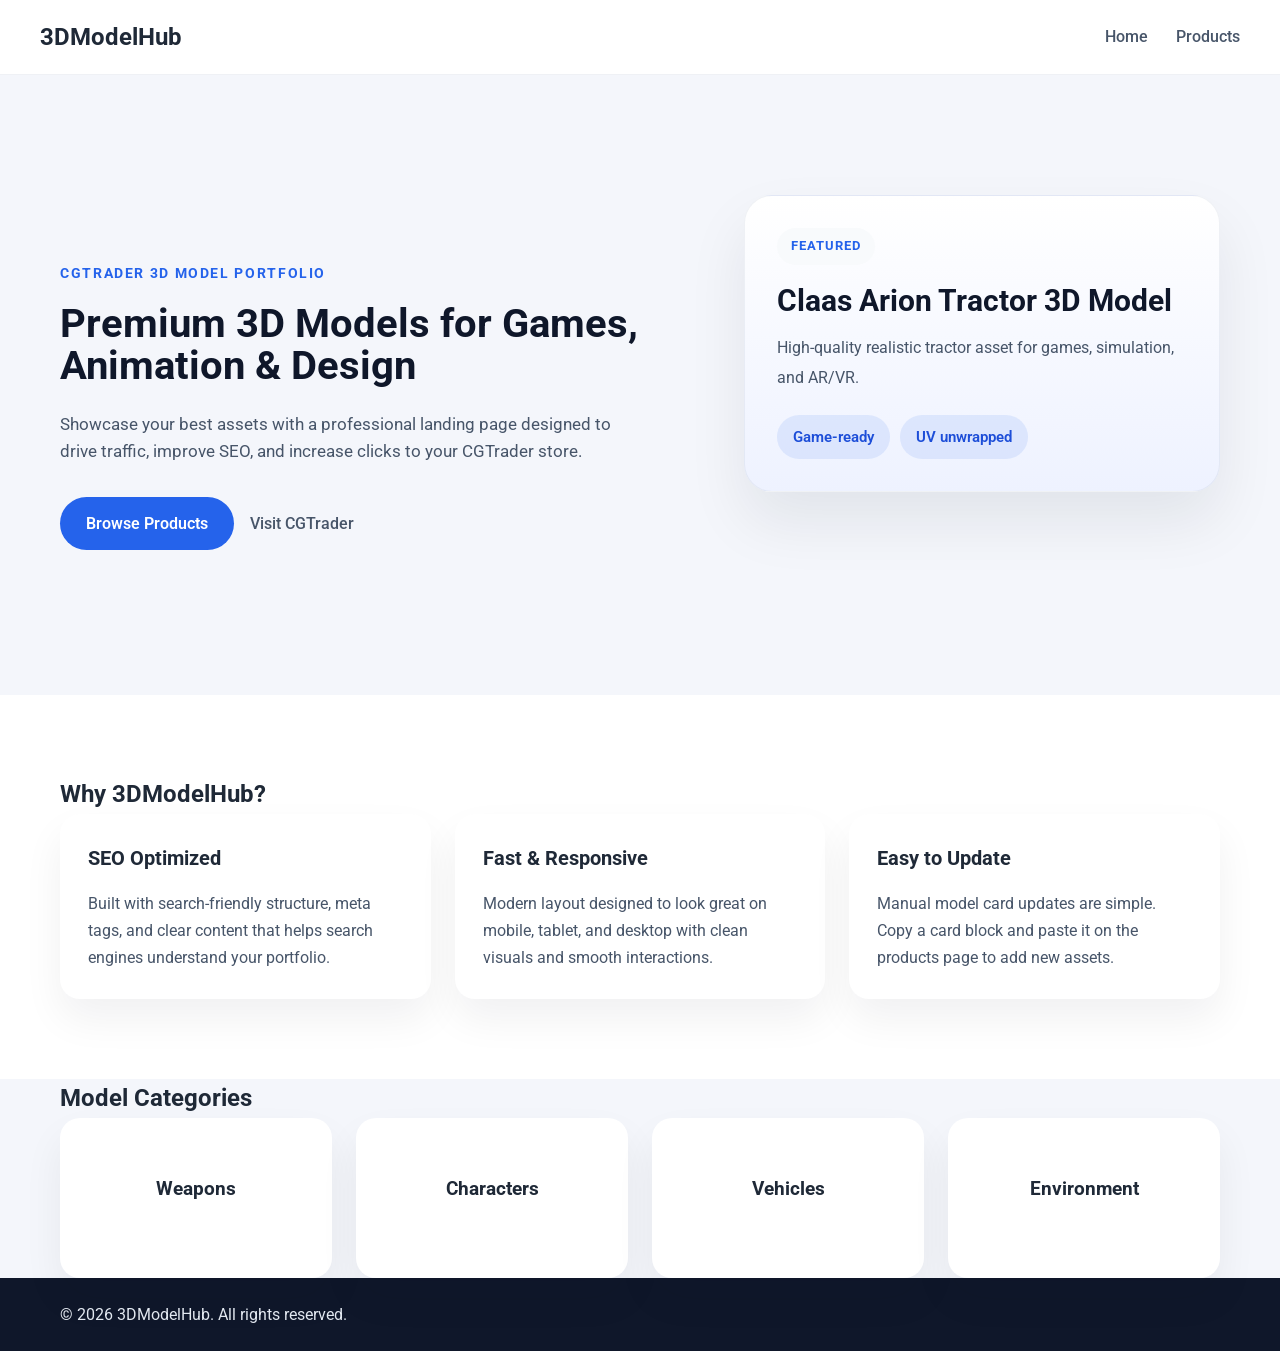
<file: index.html>
﻿<!DOCTYPE html>
<html lang="en">
<head>
    <meta charset="UTF-8">
    <meta name="viewport" content="width=device-width, initial-scale=1.0">
    <title>3DModelHub - Premium 3D Models for Games, Animation & CGTrader Assets</title>
    <meta name="description" content="Explore high-quality 3D models on 3DModelHub including vehicles, aircraft, characters, and environments. Download and view premium CGTrader assets for games, animation, and 3D rendering projects.">
    <meta name="keywords" content="3D models, CGTrader, game assets, low poly models, Blender models, 3D assets download">
    <meta name="google-site-verification" content="8uaSpe8C0XChTh4nkSGrpMi25v50Y1DEXvcRKEdQI9Q" />
    <link rel="preconnect" href="https://fonts.googleapis.com">
    <link rel="preconnect" href="https://fonts.gstatic.com" crossorigin>
    <link href="https://fonts.googleapis.com/css2?family=Roboto:wght@300;400;500;700&display=swap" rel="stylesheet">
    <link rel="stylesheet" href="styles.css">
</head>
<body>
    <header>
        <div class="container header-inner">
            <a href="index.html" class="logo">3DModelHub</a>
            <nav>
                <ul>
                    <li><a href="index.html">Home</a></li>
                    <li><a href="products.html">Products</a></li>
                </ul>
            </nav>
        </div>
    </header>

    <main>
        <section id="hero">
            <div class="container hero-inner">
                <div class="hero-copy">
                    <span class="eyebrow">CGTrader 3D Model Portfolio</span>
                    <h1>Premium 3D Models for Games, Animation & Design</h1>
                    <p>Showcase your best assets with a professional landing page designed to drive traffic, improve SEO, and increase clicks to your CGTrader store.</p>
                    <div class="hero-actions">
                        <a href="products.html" class="hero-btn">Browse Products</a>
                        <a href="https://www.cgtrader.com/designers/zahidaperrven" class="hero-link" target="_blank" rel="noopener noreferrer">Visit CGTrader</a>
                    </div>
                </div>
                <div class="hero-visual">
                    <div class="hero-card">
                        <div class="hero-tag">Featured</div>
                        <h2>Claas Arion Tractor 3D Model</h2>
                        <p>High-quality realistic tractor asset for games, simulation, and AR/VR.</p>
                        <div class="hero-meta">
                            <span>Game-ready</span>
                            <span>UV unwrapped</span>
                        </div>
                    </div>
                </div>
            </div>
        </section>

        <section id="why" class="section-light">
            <div class="container">
                <h2>Why 3DModelHub?</h2>
                <div class="feature-grid">
                    <div class="feature-card">
                        <h3>SEO Optimized</h3>
                        <p>Built with search-friendly structure, meta tags, and clear content that helps search engines understand your portfolio.</p>
                    </div>
                    <div class="feature-card">
                        <h3>Fast & Responsive</h3>
                        <p>Modern layout designed to look great on mobile, tablet, and desktop with clean visuals and smooth interactions.</p>
                    </div>
                    <div class="feature-card">
                        <h3>Easy to Update</h3>
                        <p>Manual model card updates are simple. Copy a card block and paste it on the products page to add new assets.</p>
                    </div>
                </div>
            </div>
        </section>

        <section id="categories">
            <div class="container">
                <h2>Model Categories</h2>
                <div class="category-grid">
                    <div class="category">
                        <h3>Weapons</h3>
                    </div>
                    <div class="category">
                        <h3>Characters</h3>
                    </div>
                    <div class="category">
                        <h3>Vehicles</h3>
                    </div>
                    <div class="category">
                        <h3>Environment</h3>
                    </div>
                </div>
            </div>
        </section>
    </main>

    <footer>
        <div class="container footer-inner">
            <p>&copy; 2026 3DModelHub. All rights reserved.</p>
        </div>
    </footer>
</body>
</html>
</file>
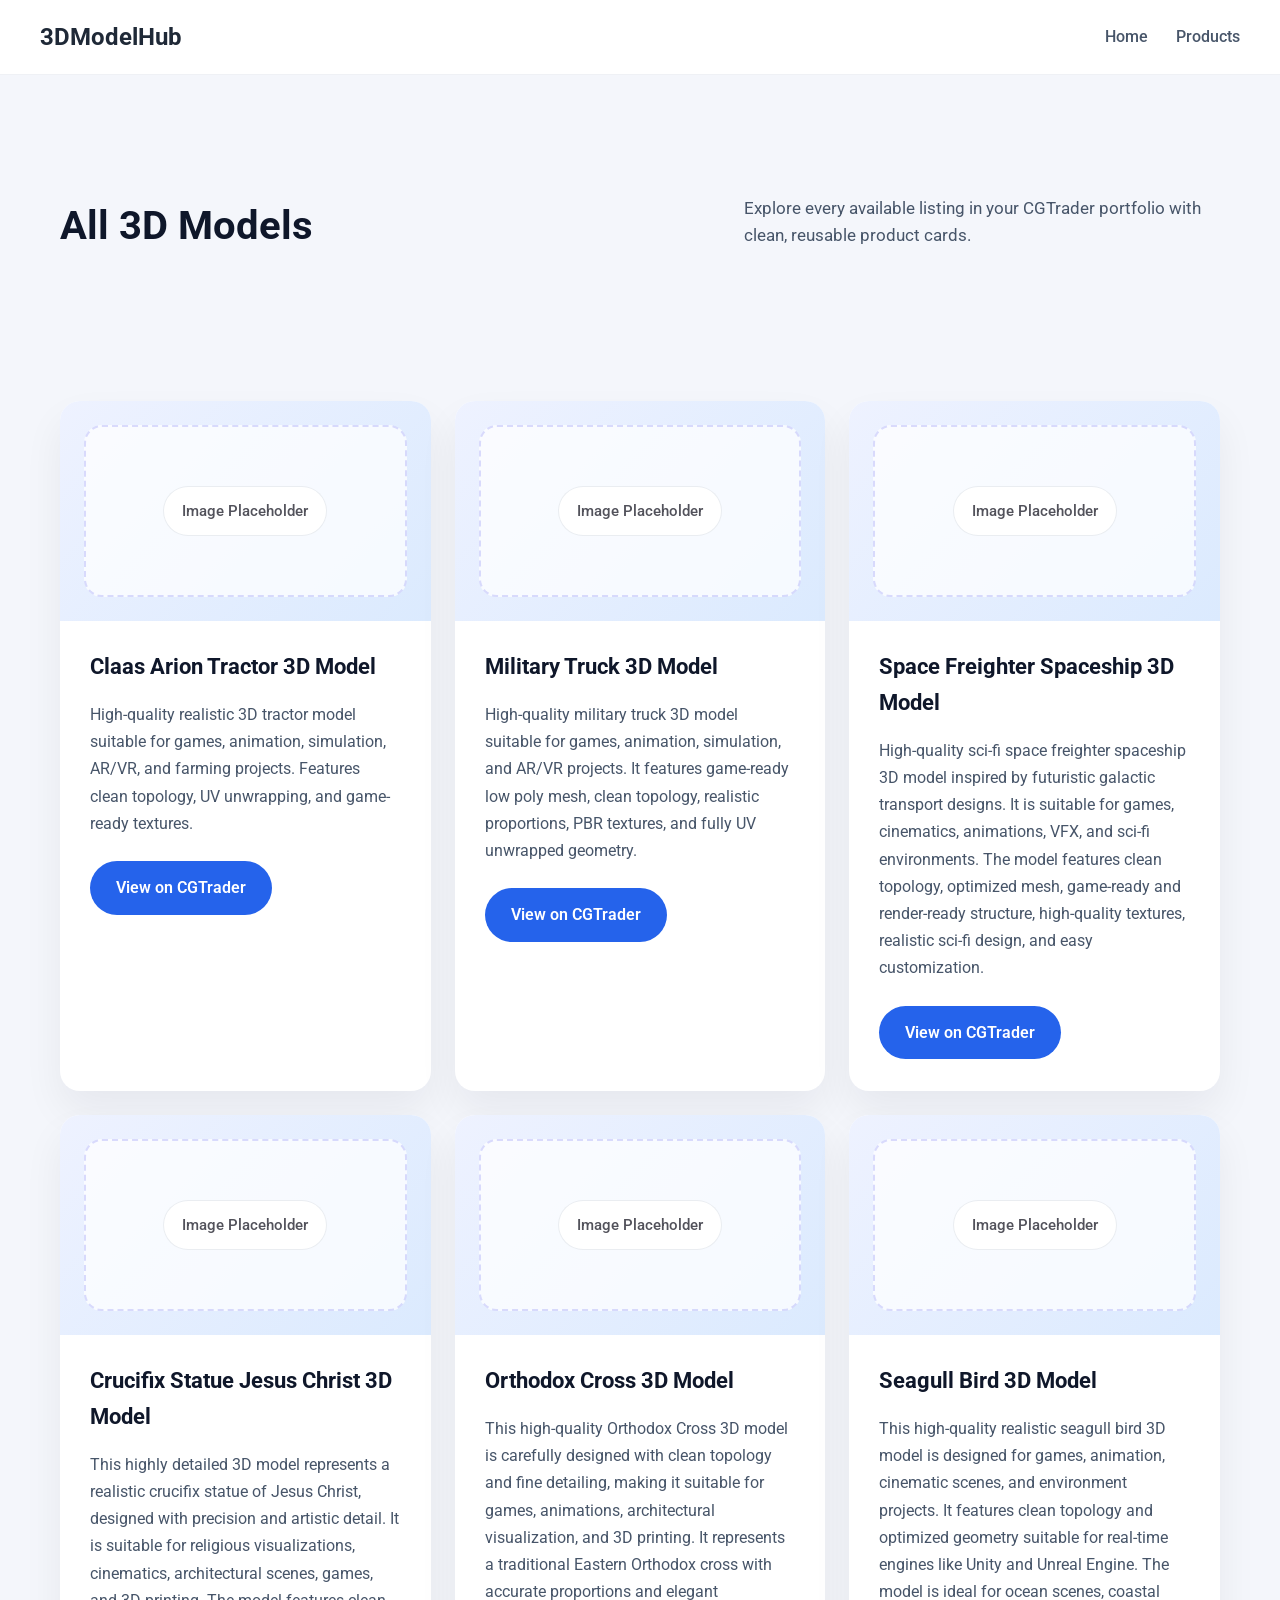
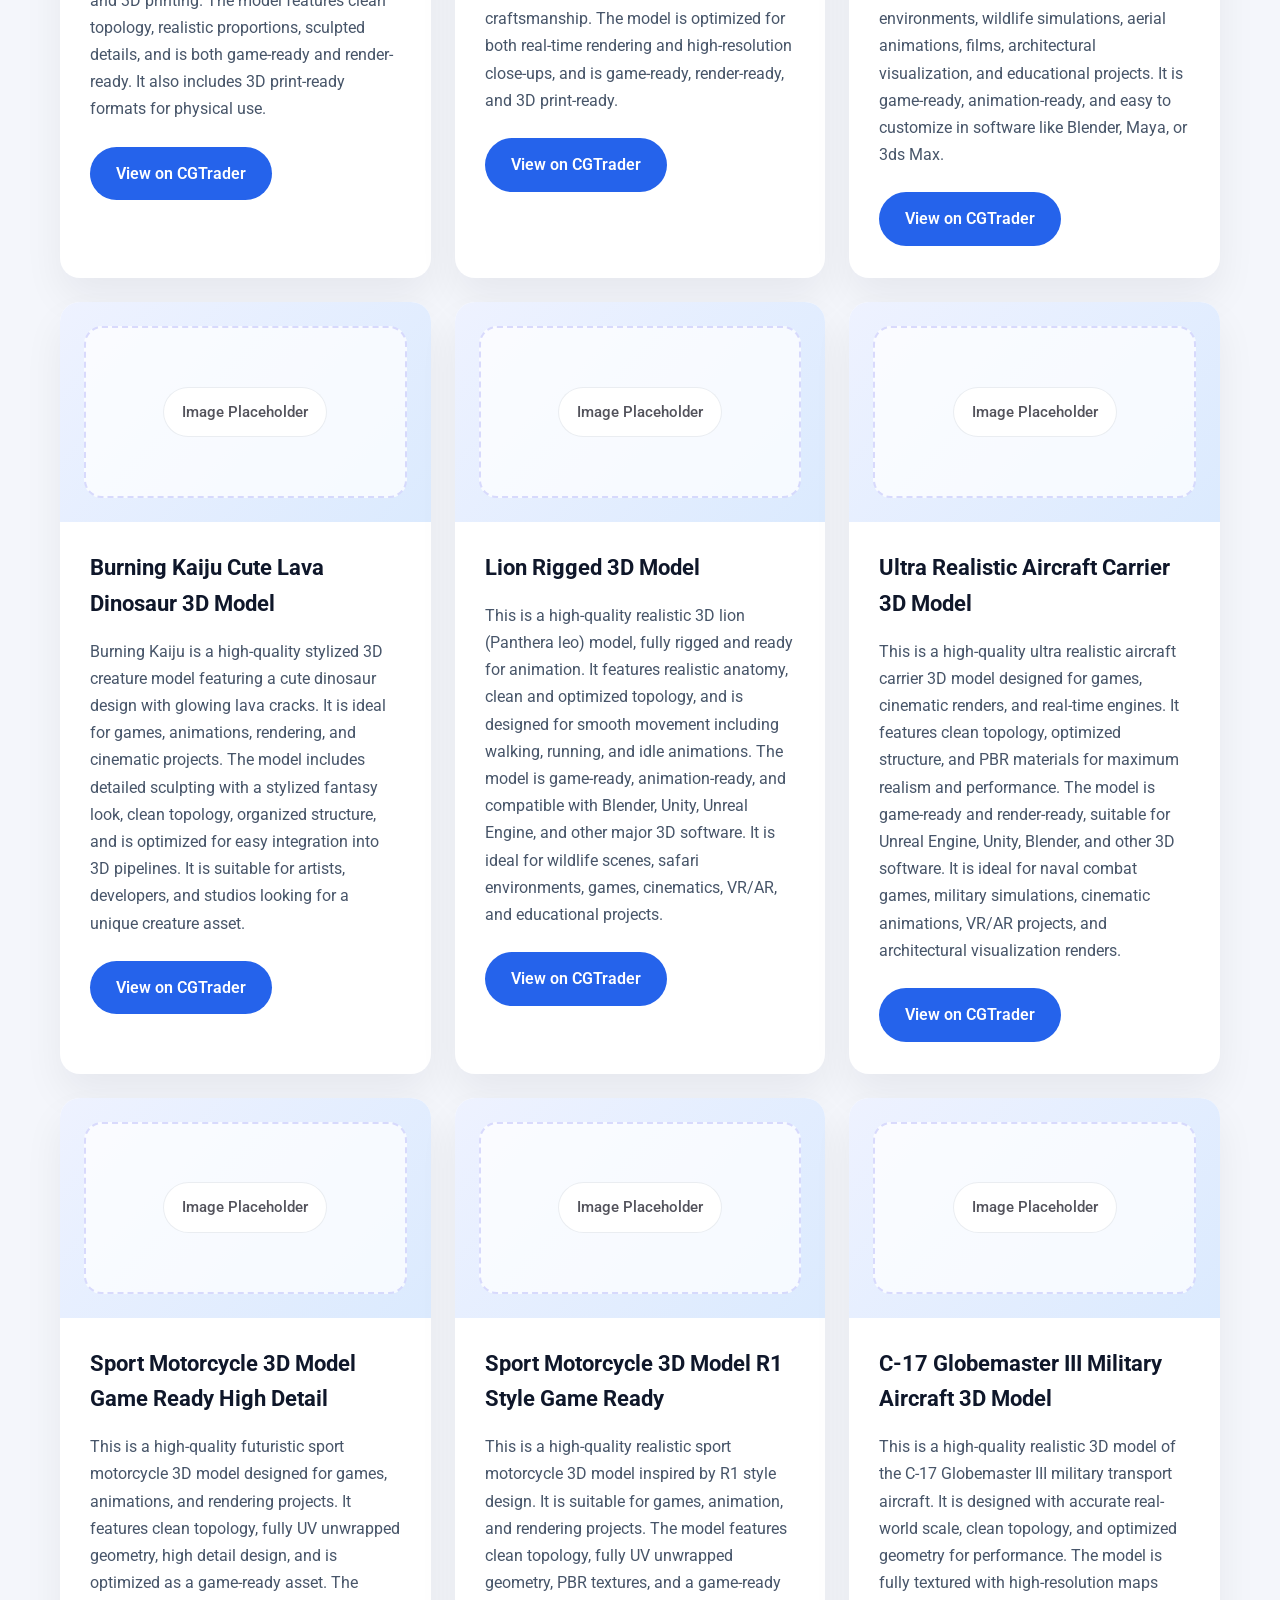
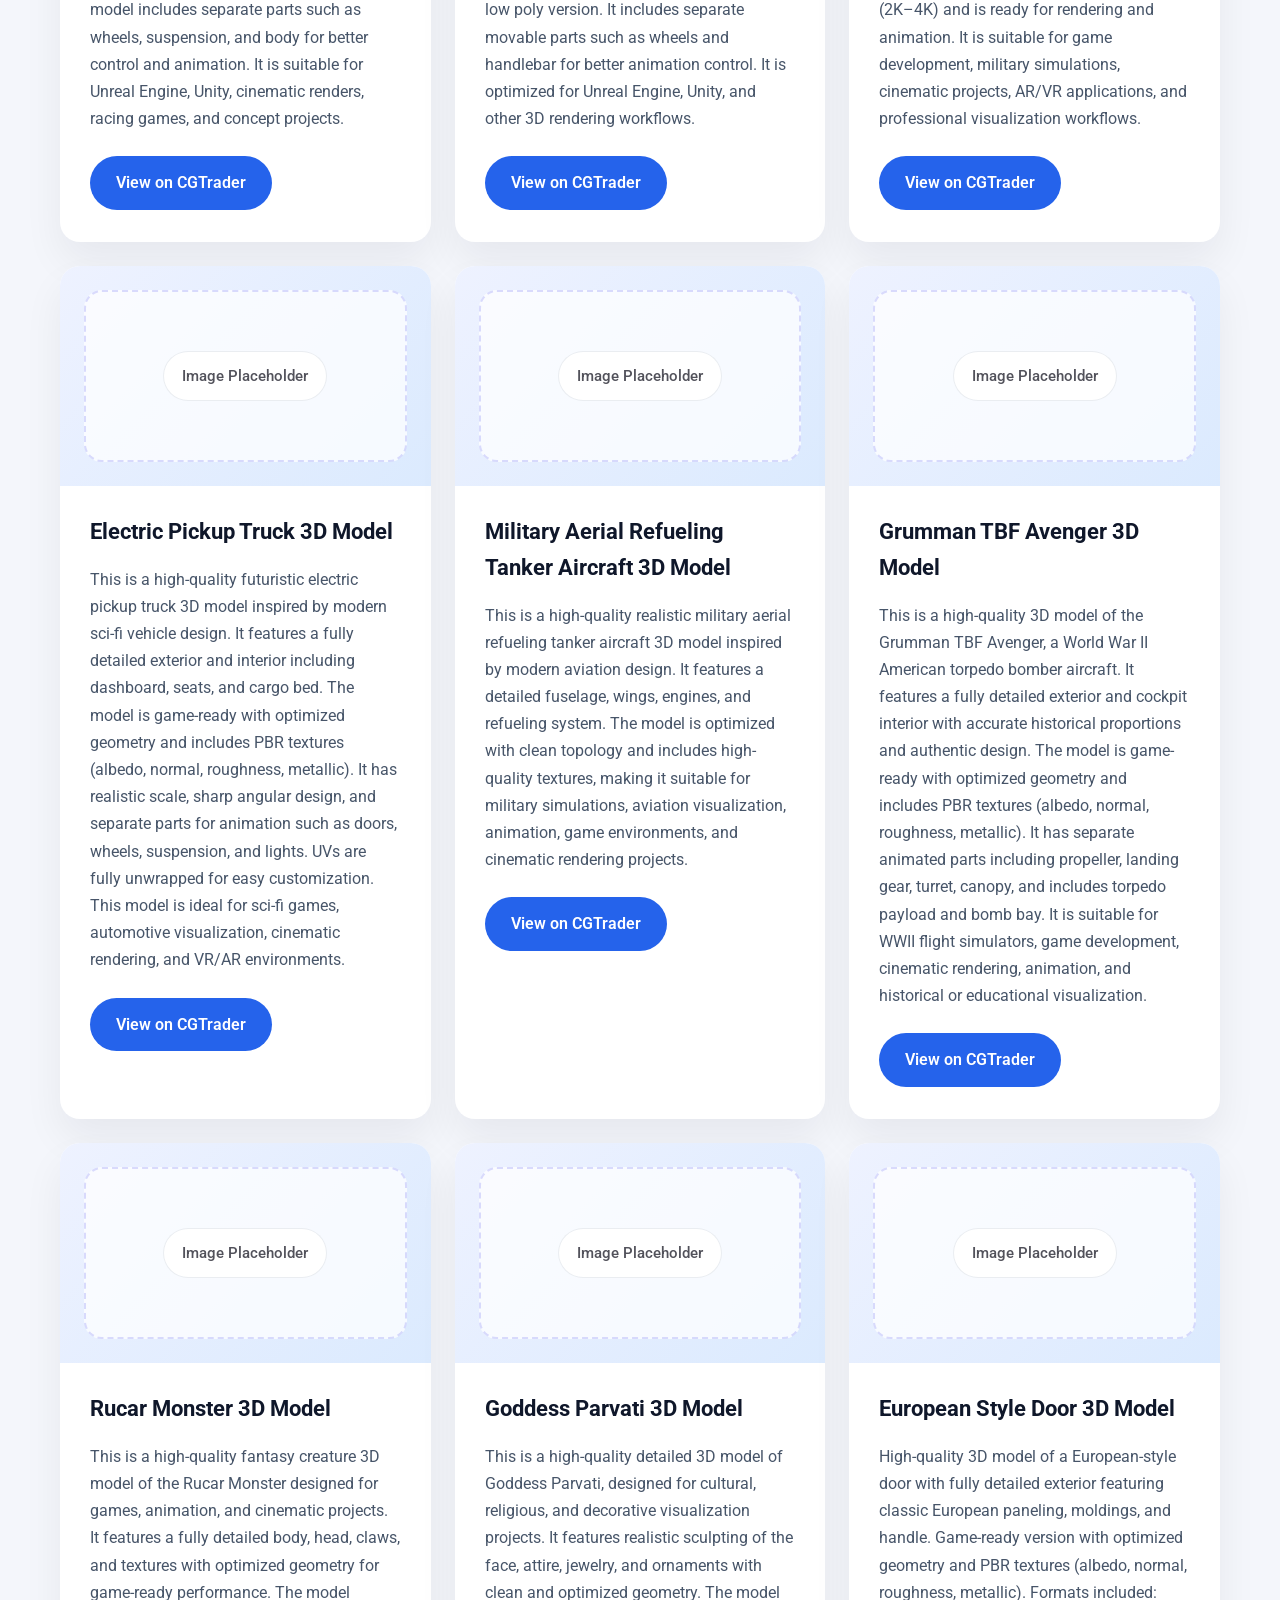
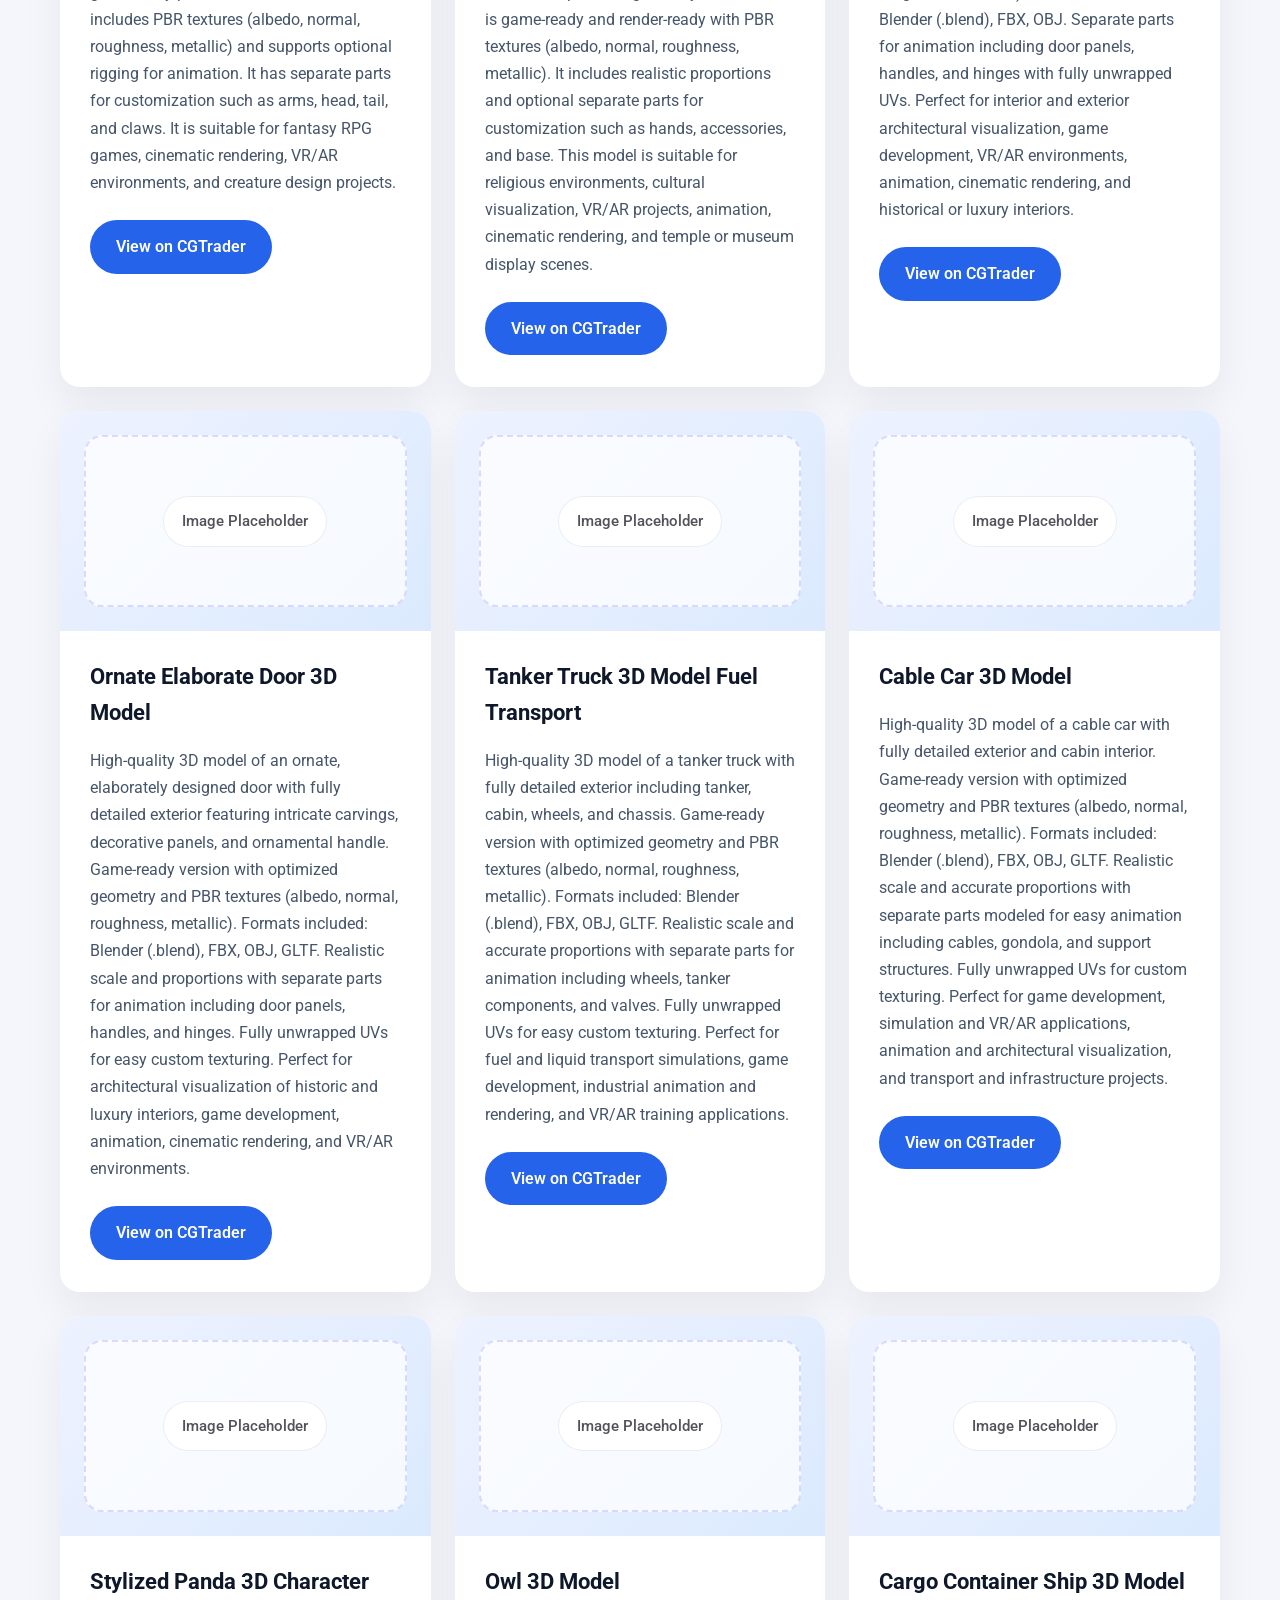
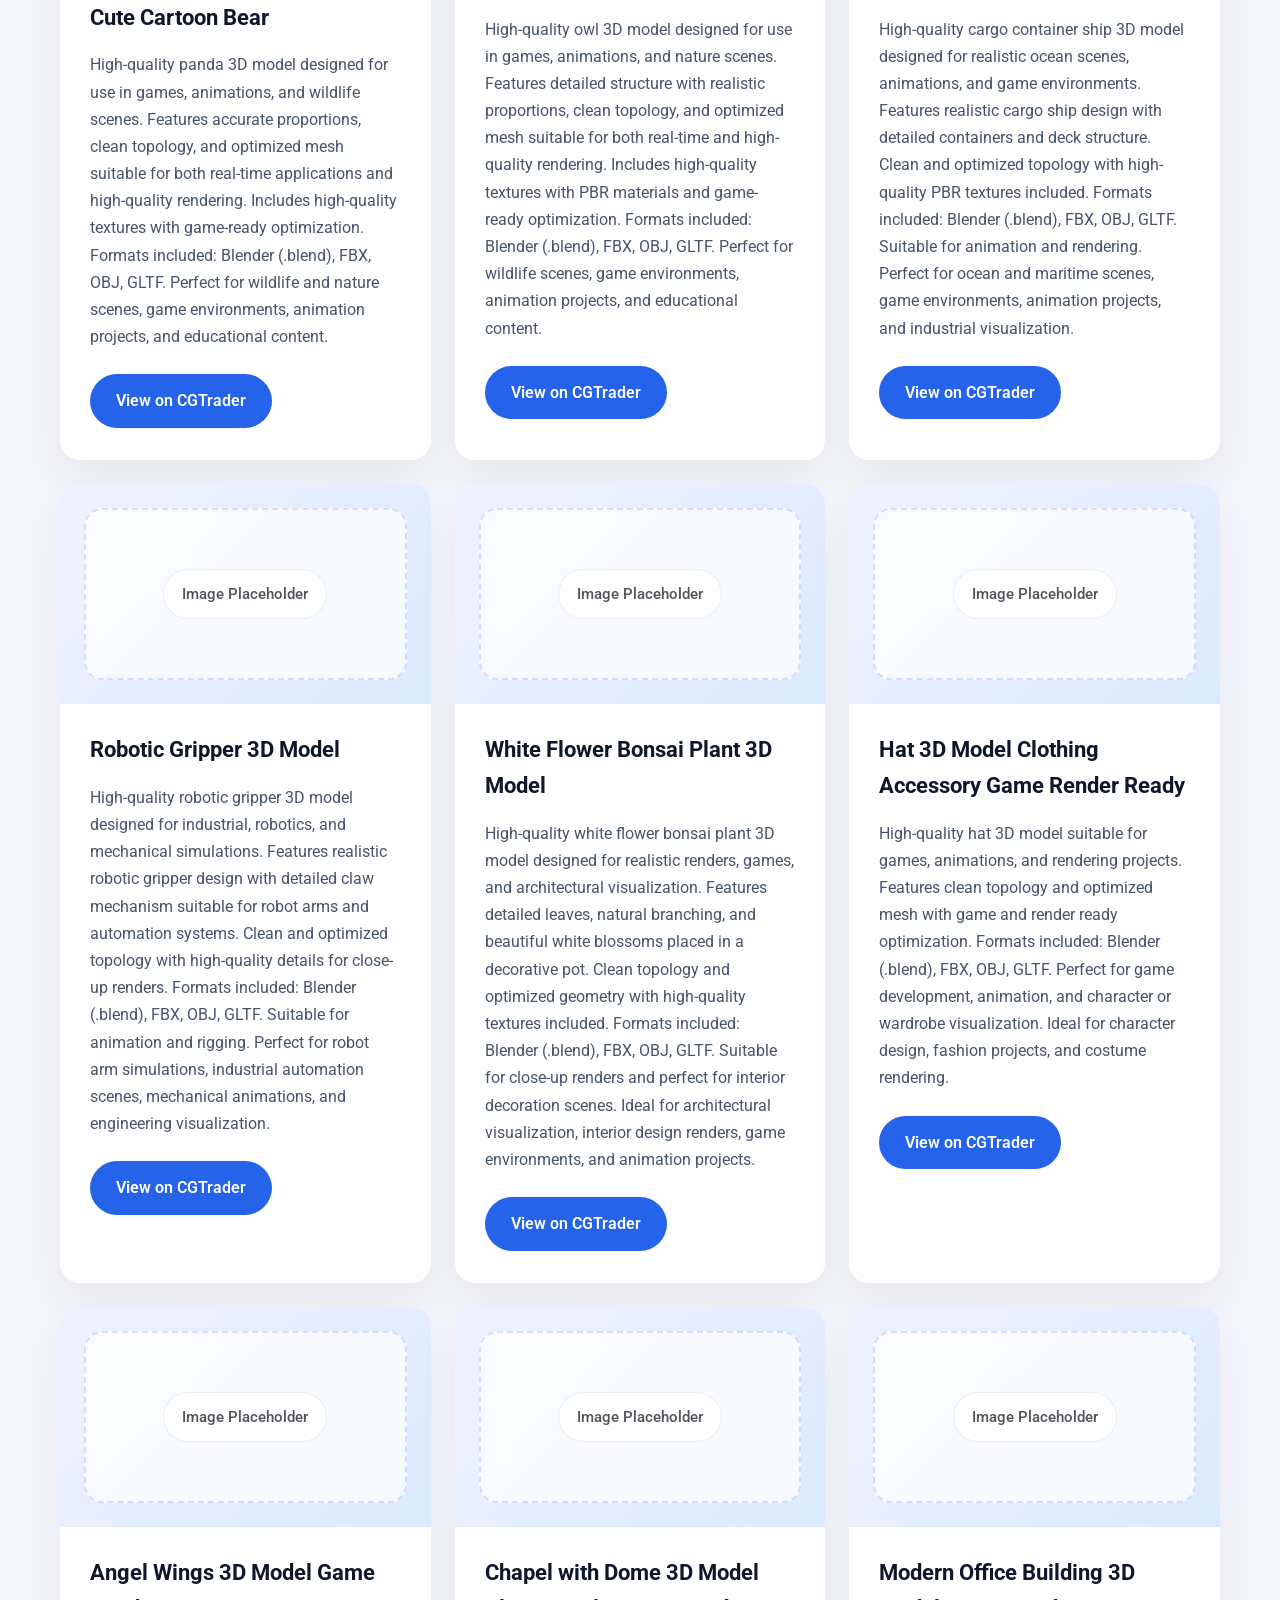
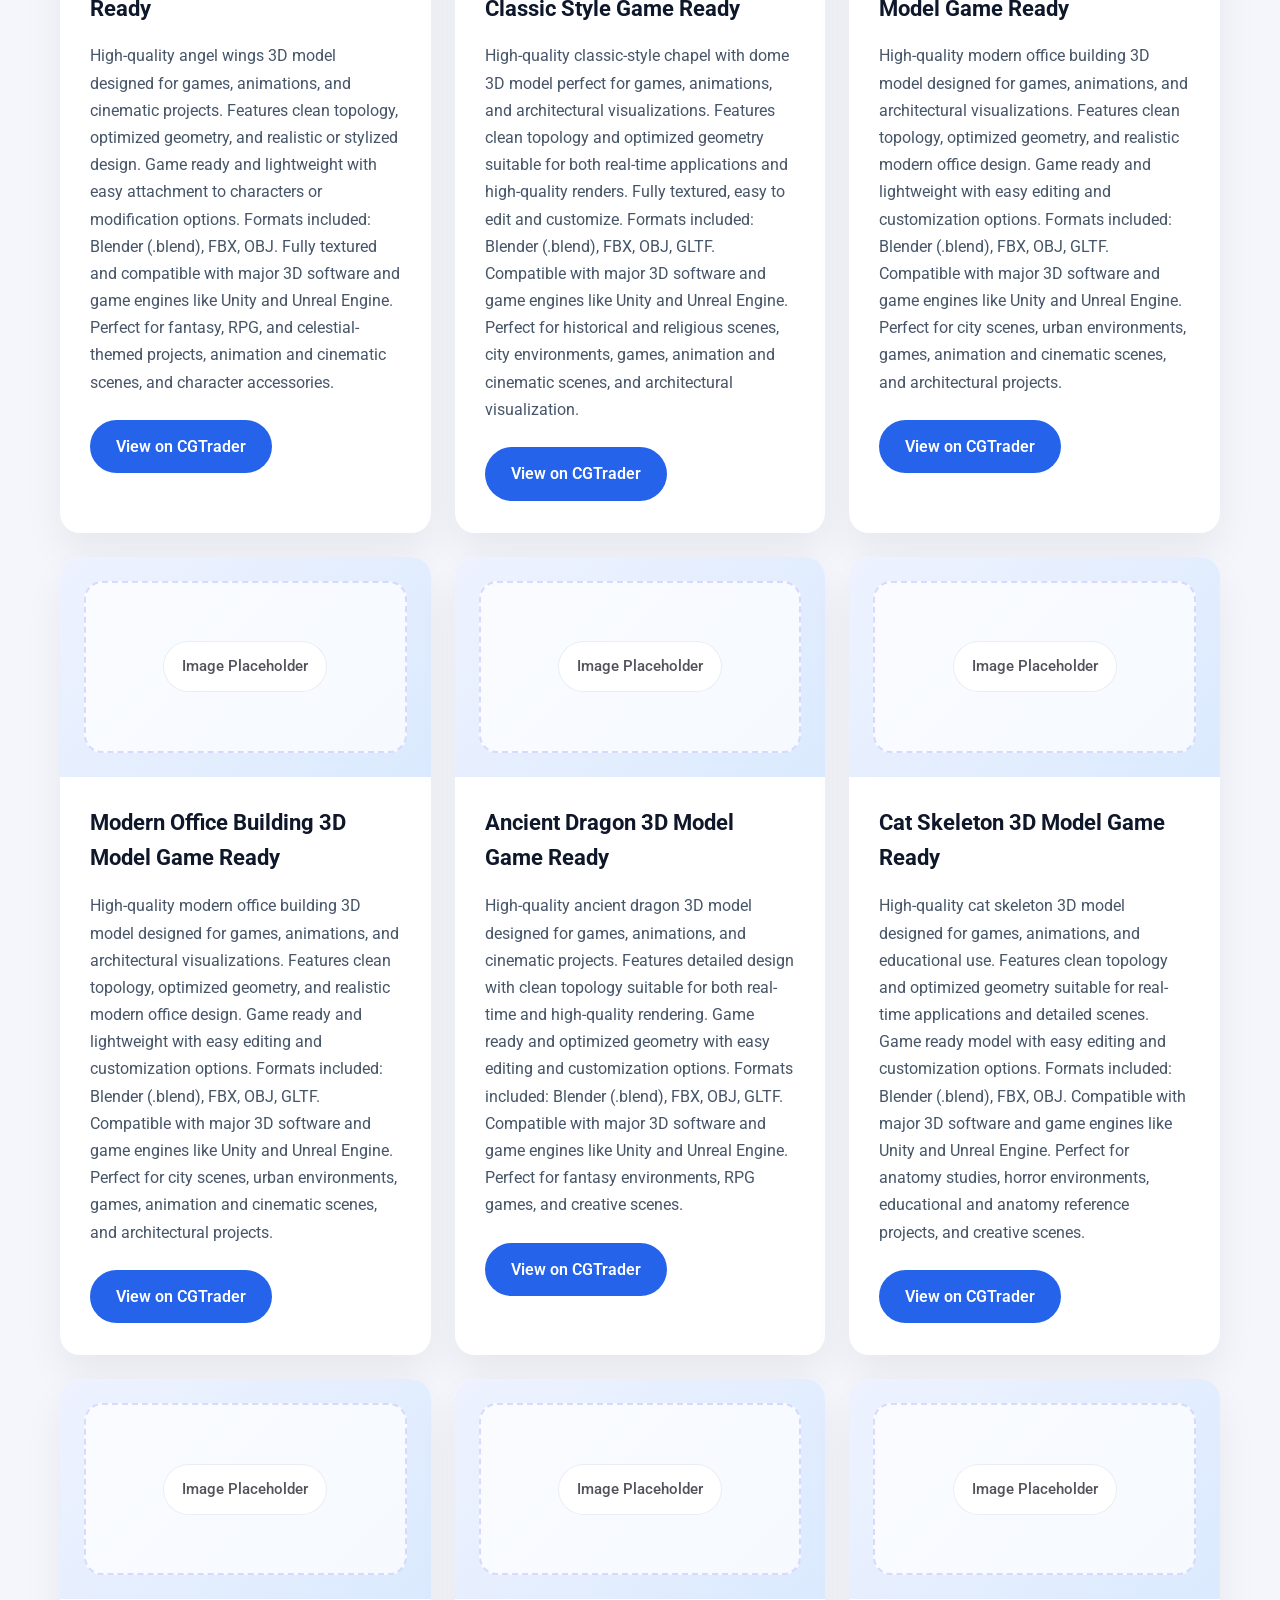
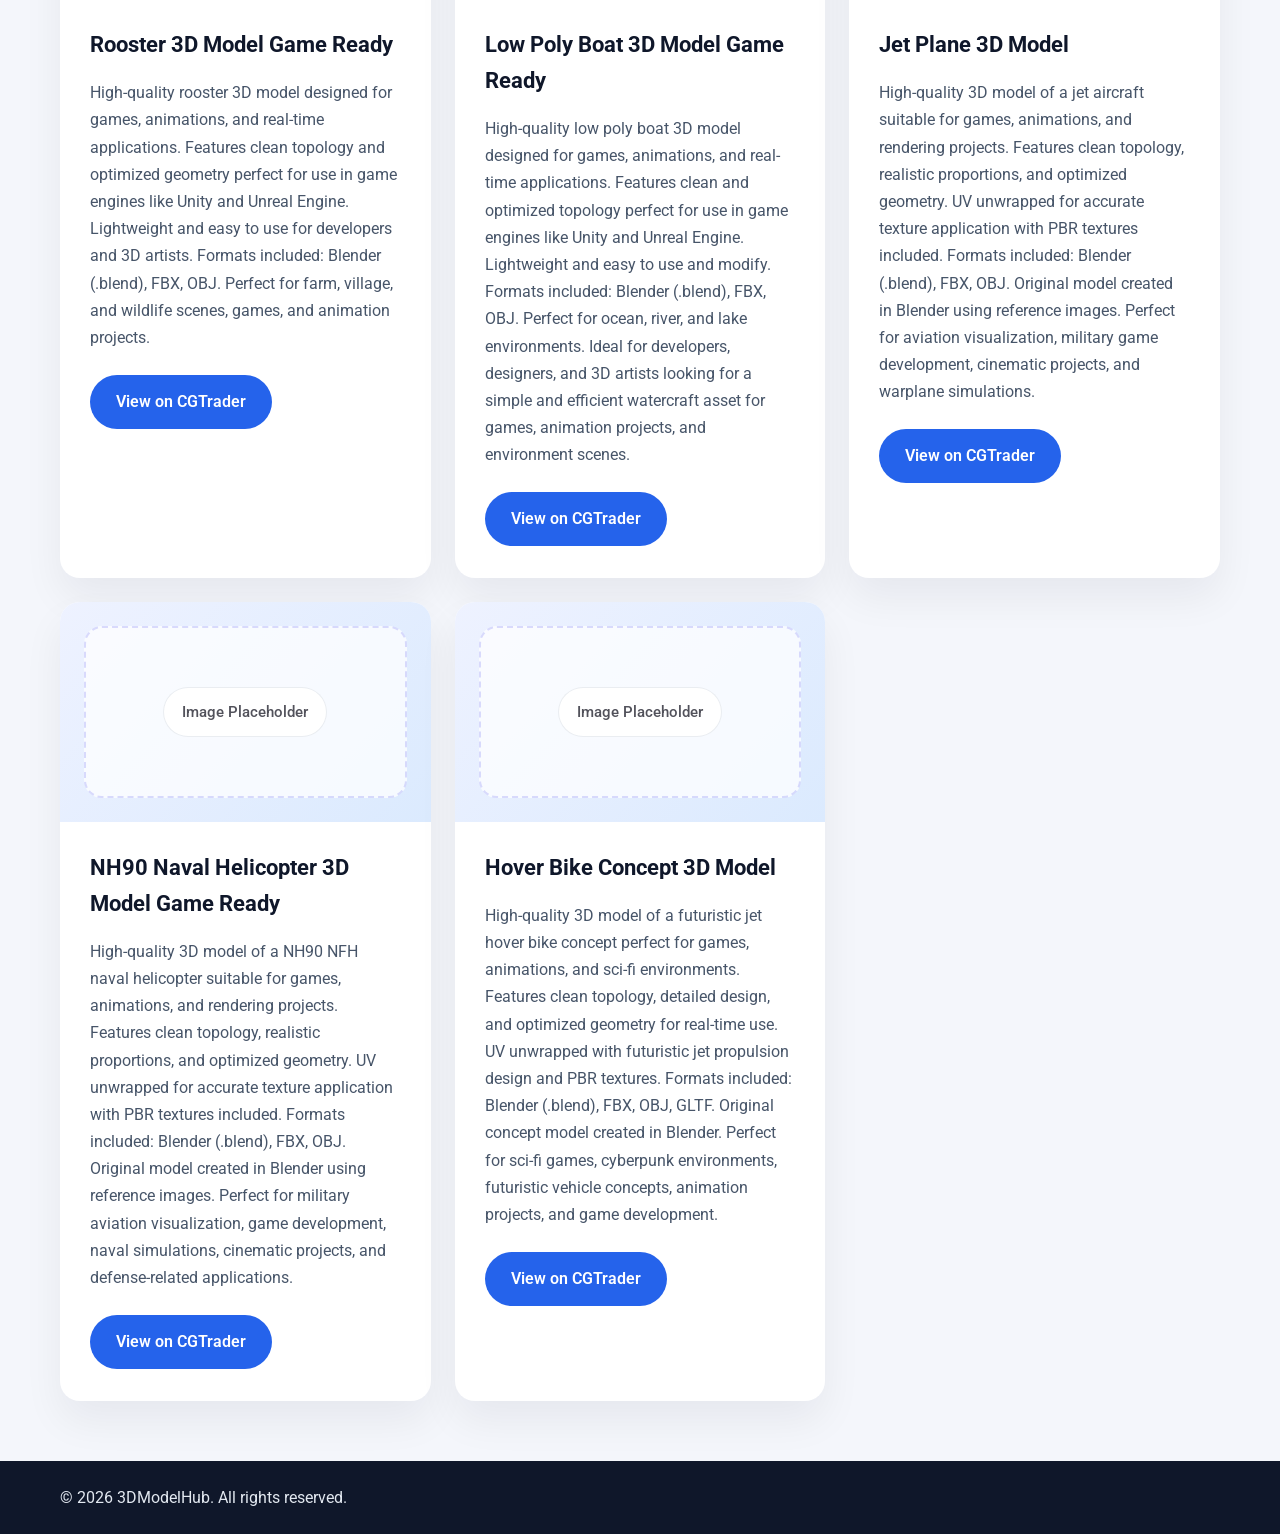
<file: products.html>
﻿<!DOCTYPE html>
<html lang="en">
<head>
    <meta charset="UTF-8">
    <meta name="viewport" content="width=device-width, initial-scale=1.0">
    <title>Products - 3DModelHub</title>
    <meta name="description" content="Browse all 3D model products from 3DModelHub with direct links to CGTrader.">
    <meta name="keywords" content="3D models, CGTrader, products, game assets, sci-fi models, vehicle models">
    <link rel="preconnect" href="https://fonts.googleapis.com">
    <link rel="preconnect" href="https://fonts.gstatic.com" crossorigin>
    <link href="https://fonts.googleapis.com/css2?family=Roboto:wght@300;400;500;700&display=swap" rel="stylesheet">
    <link rel="stylesheet" href="styles.css">
</head>
<body>
    <header>
        <div class="container header-inner">
            <a href="index.html" class="logo">3DModelHub</a>
            <nav>
                <ul>
                    <li><a href="index.html">Home</a></li>
                    <li><a href="products.html">Products</a></li>
                </ul>
            </nav>
        </div>
    </header>

    <main>
        <section class="page-hero">
            <div class="container">
                <h1>All 3D Models</h1>
                <p>Explore every available listing in your CGTrader portfolio with clean, reusable product cards.</p>
            </div>
        </section>

        <section id="products">
            <div class="container">
                <div class="product-grid">
                    <div class="card">
                        <div class="card-image"><div class="image-placeholder"></div></div>
                        <div class="card-content">
                            <h3>Claas Arion Tractor 3D Model</h3>
                            <p>High-quality realistic 3D tractor model suitable for games, animation, simulation, AR/VR, and farming projects. Features clean topology, UV unwrapping, and game-ready textures.</p>
                            <a href="https://www.cgtrader.com/3d-models/vehicle/other/claas-arion-tractor-3d-model" target="_blank" rel="noopener noreferrer" class="cta-btn">View on CGTrader</a>
                        </div>
                    </div>
                    <div class="card">
                        <div class="card-image"><div class="image-placeholder"></div></div>
                        <div class="card-content">
                            <h3>Military Truck 3D Model</h3>
                            <p>High-quality military truck 3D model suitable for games, animation, simulation, and AR/VR projects. It features game-ready low poly mesh, clean topology, realistic proportions, PBR textures, and fully UV unwrapped geometry.</p>
                            <a href="https://www.cgtrader.com/3d-models/military/military-vehicle/military-truck-3d-model-72cf2293-7ee6-48e0-bdb8-0325bc95a999" target="_blank" rel="noopener noreferrer" class="cta-btn">View on CGTrader</a>
                        </div>
                    </div>
                    <div class="card">
                        <div class="card-image"><div class="image-placeholder"></div></div>
                        <div class="card-content">
                            <h3>Space Freighter Spaceship 3D Model</h3>
                            <p>High-quality sci-fi space freighter spaceship 3D model inspired by futuristic galactic transport designs. It is suitable for games, cinematics, animations, VFX, and sci-fi environments. The model features clean topology, optimized mesh, game-ready and render-ready structure, high-quality textures, realistic sci-fi design, and easy customization.</p>
                            <a href="https://www.cgtrader.com/3d-models/space/spaceship/space-freighter-spaceship-3d-model" target="_blank" rel="noopener noreferrer" class="cta-btn">View on CGTrader</a>
                        </div>
                    </div>
                    <div class="card">
                        <div class="card-image"><div class="image-placeholder"></div></div>
                        <div class="card-content">
                            <h3>Crucifix Statue Jesus Christ 3D Model</h3>
                            <p>This highly detailed 3D model represents a realistic crucifix statue of Jesus Christ, designed with precision and artistic detail. It is suitable for religious visualizations, cinematics, architectural scenes, games, and 3D printing. The model features clean topology, realistic proportions, sculpted details, and is both game-ready and render-ready. It also includes 3D print-ready formats for physical use.</p>
                            <a href="https://www.cgtrader.com/3d-models/vehicle/other/crucifix-statue-jesus-christ-3d-model" target="_blank" rel="noopener noreferrer" class="cta-btn">View on CGTrader</a>
                        </div>
                    </div>
                    <div class="card">
                        <div class="card-image"><div class="image-placeholder"></div></div>
                        <div class="card-content">
                            <h3>Orthodox Cross 3D Model</h3>
                            <p>This high-quality Orthodox Cross 3D model is carefully designed with clean topology and fine detailing, making it suitable for games, animations, architectural visualization, and 3D printing. It represents a traditional Eastern Orthodox cross with accurate proportions and elegant craftsmanship. The model is optimized for both real-time rendering and high-resolution close-ups, and is game-ready, render-ready, and 3D print-ready.</p>
                            <a href="https://www.cgtrader.com/3d-models/vehicle/other/orthodox-cross-3d-model" target="_blank" rel="noopener noreferrer" class="cta-btn">View on CGTrader</a>
                        </div>
                    </div>
                    <div class="card">
                        <div class="card-image"><div class="image-placeholder"></div></div>
                        <div class="card-content">
                            <h3>Seagull Bird 3D Model</h3>
                            <p>This high-quality realistic seagull bird 3D model is designed for games, animation, cinematic scenes, and environment projects. It features clean topology and optimized geometry suitable for real-time engines like Unity and Unreal Engine. The model is ideal for ocean scenes, coastal environments, wildlife simulations, aerial animations, films, architectural visualization, and educational projects. It is game-ready, animation-ready, and easy to customize in software like Blender, Maya, or 3ds Max.</p>
                            <a href="https://www.cgtrader.com/3d-models/animal/bird/seagull-bird-3d-model" target="_blank" rel="noopener noreferrer" class="cta-btn">View on CGTrader</a>
                        </div>
                    </div>
                    <div class="card">
                        <div class="card-image"><div class="image-placeholder"></div></div>
                        <div class="card-content">
                            <h3>Burning Kaiju Cute Lava Dinosaur 3D Model</h3>
                            <p>Burning Kaiju is a high-quality stylized 3D creature model featuring a cute dinosaur design with glowing lava cracks. It is ideal for games, animations, rendering, and cinematic projects. The model includes detailed sculpting with a stylized fantasy look, clean topology, organized structure, and is optimized for easy integration into 3D pipelines. It is suitable for artists, developers, and studios looking for a unique creature asset.</p>
                            <a href="https://www.cgtrader.com/3d-models/character/fantasy-character/burning-kaiju-cute-lava-dinosaur-3d-model" target="_blank" rel="noopener noreferrer" class="cta-btn">View on CGTrader</a>
                        </div>
                    </div>
                    <div class="card">
                        <div class="card-image"><div class="image-placeholder"></div></div>
                        <div class="card-content">
                            <h3>Lion Rigged 3D Model</h3>
                            <p>This is a high-quality realistic 3D lion (Panthera leo) model, fully rigged and ready for animation. It features realistic anatomy, clean and optimized topology, and is designed for smooth movement including walking, running, and idle animations. The model is game-ready, animation-ready, and compatible with Blender, Unity, Unreal Engine, and other major 3D software. It is ideal for wildlife scenes, safari environments, games, cinematics, VR/AR, and educational projects.</p>
                            <a href="https://www.cgtrader.com/3d-models/animal/mammal/lion-rigged-3d-model" target="_blank" rel="noopener noreferrer" class="cta-btn">View on CGTrader</a>
                        </div>
                    </div>
                    <div class="card">
                        <div class="card-image"><div class="image-placeholder"></div></div>
                        <div class="card-content">
                            <h3>Ultra Realistic Aircraft Carrier 3D Model</h3>
                            <p>This is a high-quality ultra realistic aircraft carrier 3D model designed for games, cinematic renders, and real-time engines. It features clean topology, optimized structure, and PBR materials for maximum realism and performance. The model is game-ready and render-ready, suitable for Unreal Engine, Unity, Blender, and other 3D software. It is ideal for naval combat games, military simulations, cinematic animations, VR/AR projects, and architectural visualization renders.</p>
                            <a href="https://www.cgtrader.com/3d-models/watercraft/military-watercraft/ultra-realistic-aircraft-carrier-3d-model" target="_blank" rel="noopener noreferrer" class="cta-btn">View on CGTrader</a>
                        </div>
                    </div>
                    <div class="card">
                        <div class="card-image"><div class="image-placeholder"></div></div>
                        <div class="card-content">
                            <h3>Sport Motorcycle 3D Model Game Ready High Detail</h3>
                            <p>This is a high-quality futuristic sport motorcycle 3D model designed for games, animations, and rendering projects. It features clean topology, fully UV unwrapped geometry, high detail design, and is optimized as a game-ready asset. The model includes separate parts such as wheels, suspension, and body for better control and animation. It is suitable for Unreal Engine, Unity, cinematic renders, racing games, and concept projects.</p>
                            <a href="https://www.cgtrader.com/3d-models/vehicle/motorcycle/sport-motorcycle-3d-model-game-ready-high-detail" target="_blank" rel="noopener noreferrer" class="cta-btn">View on CGTrader</a>
                        </div>
                    </div>
                    <div class="card">
                        <div class="card-image"><div class="image-placeholder"></div></div>
                        <div class="card-content">
                            <h3>Sport Motorcycle 3D Model R1 Style Game Ready</h3>
                            <p>This is a high-quality realistic sport motorcycle 3D model inspired by R1 style design. It is suitable for games, animation, and rendering projects. The model features clean topology, fully UV unwrapped geometry, PBR textures, and a game-ready low poly version. It includes separate movable parts such as wheels and handlebar for better animation control. It is optimized for Unreal Engine, Unity, and other 3D rendering workflows.</p>
                            <a href="https://www.cgtrader.com/3d-models/vehicle/motorcycle/sport-motorcycle-3d-model-r1-style-game-ready" target="_blank" rel="noopener noreferrer" class="cta-btn">View on CGTrader</a>
                        </div>
                    </div>
                    <div class="card">
                        <div class="card-image"><div class="image-placeholder"></div></div>
                        <div class="card-content">
                            <h3>C-17 Globemaster III Military Aircraft 3D Model</h3>
                            <p>This is a high-quality realistic 3D model of the C-17 Globemaster III military transport aircraft. It is designed with accurate real-world scale, clean topology, and optimized geometry for performance. The model is fully textured with high-resolution maps (2K–4K) and is ready for rendering and animation. It is suitable for game development, military simulations, cinematic projects, AR/VR applications, and professional visualization workflows.</p>
                            <a href="https://www.cgtrader.com/3d-models/aircraft/military-aircraft/c-17-globemaster-iii-military-aircraft-3d-model" target="_blank" rel="noopener noreferrer" class="cta-btn">View on CGTrader</a>
                        </div>
                    </div>
                    <div class="card">
                        <div class="card-image"><div class="image-placeholder"></div></div>
                        <div class="card-content">
                            <h3>Electric Pickup Truck 3D Model</h3>
                            <p>This is a high-quality futuristic electric pickup truck 3D model inspired by modern sci-fi vehicle design. It features a fully detailed exterior and interior including dashboard, seats, and cargo bed. The model is game-ready with optimized geometry and includes PBR textures (albedo, normal, roughness, metallic). It has realistic scale, sharp angular design, and separate parts for animation such as doors, wheels, suspension, and lights. UVs are fully unwrapped for easy customization. This model is ideal for sci-fi games, automotive visualization, cinematic rendering, and VR/AR environments.</p>
                            <a href="https://www.cgtrader.com/3d-models/car/suv/electric-pickup-truck-3d-model" target="_blank" rel="noopener noreferrer" class="cta-btn">View on CGTrader</a>
                        </div>
                    </div>
                    <div class="card">
                        <div class="card-image"><div class="image-placeholder"></div></div>
                        <div class="card-content">
                            <h3>Military Aerial Refueling Tanker Aircraft 3D Model</h3>
                            <p>This is a high-quality realistic military aerial refueling tanker aircraft 3D model inspired by modern aviation design. It features a detailed fuselage, wings, engines, and refueling system. The model is optimized with clean topology and includes high-quality textures, making it suitable for military simulations, aviation visualization, animation, game environments, and cinematic rendering projects.</p>
                            <a href="https://www.cgtrader.com/3d-models/aircraft/military-aircraft/military-aerial-refueling-tanker-aircraft-3d-model" target="_blank" rel="noopener noreferrer" class="cta-btn">View on CGTrader</a>
                        </div>
                    </div>
                    <div class="card">
                        <div class="card-image"><div class="image-placeholder"></div></div>
                        <div class="card-content">
                            <h3>Grumman TBF Avenger 3D Model</h3>
                            <p>This is a high-quality 3D model of the Grumman TBF Avenger, a World War II American torpedo bomber aircraft. It features a fully detailed exterior and cockpit interior with accurate historical proportions and authentic design. The model is game-ready with optimized geometry and includes PBR textures (albedo, normal, roughness, metallic). It has separate animated parts including propeller, landing gear, turret, canopy, and includes torpedo payload and bomb bay. It is suitable for WWII flight simulators, game development, cinematic rendering, animation, and historical or educational visualization.</p>
                            <a href="https://www.cgtrader.com/3d-models/aircraft/historic-aircraft/grumman-tbf-avenger-3d-model" target="_blank" rel="noopener noreferrer" class="cta-btn">View on CGTrader</a>
                        </div>
                    </div>
                    <div class="card">
                        <div class="card-image"><div class="image-placeholder"></div></div>
                        <div class="card-content">
                            <h3>Rucar Monster 3D Model</h3>
                            <p>This is a high-quality fantasy creature 3D model of the Rucar Monster designed for games, animation, and cinematic projects. It features a fully detailed body, head, claws, and textures with optimized geometry for game-ready performance. The model includes PBR textures (albedo, normal, roughness, metallic) and supports optional rigging for animation. It has separate parts for customization such as arms, head, tail, and claws. It is suitable for fantasy RPG games, cinematic rendering, VR/AR environments, and creature design projects.</p>
                            <a href="https://www.cgtrader.com/3d-models/character/fantasy-character/rucar-monster-3d-model" target="_blank" rel="noopener noreferrer" class="cta-btn">View on CGTrader</a>
                        </div>
                    </div>
                    <div class="card">
                        <div class="card-image"><div class="image-placeholder"></div></div>
                        <div class="card-content">
                            <h3>Goddess Parvati 3D Model</h3>
                            <p>This is a high-quality detailed 3D model of Goddess Parvati, designed for cultural, religious, and decorative visualization projects. It features realistic sculpting of the face, attire, jewelry, and ornaments with clean and optimized geometry. The model is game-ready and render-ready with PBR textures (albedo, normal, roughness, metallic). It includes realistic proportions and optional separate parts for customization such as hands, accessories, and base. This model is suitable for religious environments, cultural visualization, VR/AR projects, animation, cinematic rendering, and temple or museum display scenes.</p>
                            <a href="https://www.cgtrader.com/3d-models/character/other/goddess-parvati-3d-model" target="_blank" rel="noopener noreferrer" class="cta-btn">View on CGTrader</a>
                        </div>
                    </div>
                    <div class="card">
                        <div class="card-image"><div class="image-placeholder"></div></div>
                        <div class="card-content">
                            <h3>European Style Door 3D Model</h3>
                            <p>High-quality 3D model of a European-style door with fully detailed exterior featuring classic European paneling, moldings, and handle. Game-ready version with optimized geometry and PBR textures (albedo, normal, roughness, metallic). Formats included: Blender (.blend), FBX, OBJ. Separate parts for animation including door panels, handles, and hinges with fully unwrapped UVs. Perfect for interior and exterior architectural visualization, game development, VR/AR environments, animation, cinematic rendering, and historical or luxury interiors.</p>
                            <a href="https://www.cgtrader.com/3d-models/architectural/door/european-style-door-3d-model" target="_blank" rel="noopener noreferrer" class="cta-btn">View on CGTrader</a>
                        </div>
                    </div>
                    <div class="card">
                        <div class="card-image"><div class="image-placeholder"></div></div>
                        <div class="card-content">
                            <h3>Ornate Elaborate Door 3D Model</h3>
                            <p>High-quality 3D model of an ornate, elaborately designed door with fully detailed exterior featuring intricate carvings, decorative panels, and ornamental handle. Game-ready version with optimized geometry and PBR textures (albedo, normal, roughness, metallic). Formats included: Blender (.blend), FBX, OBJ, GLTF. Realistic scale and proportions with separate parts for animation including door panels, handles, and hinges. Fully unwrapped UVs for easy custom texturing. Perfect for architectural visualization of historic and luxury interiors, game development, animation, cinematic rendering, and VR/AR environments.</p>
                            <a href="https://www.cgtrader.com/3d-models/architectural/door/ornate-elaborate-door-3d-model" target="_blank" rel="noopener noreferrer" class="cta-btn">View on CGTrader</a>
                        </div>
                    </div>
                    <div class="card">
                        <div class="card-image"><div class="image-placeholder"></div></div>
                        <div class="card-content">
                            <h3>Tanker Truck 3D Model Fuel Transport</h3>
                            <p>High-quality 3D model of a tanker truck with fully detailed exterior including tanker, cabin, wheels, and chassis. Game-ready version with optimized geometry and PBR textures (albedo, normal, roughness, metallic). Formats included: Blender (.blend), FBX, OBJ, GLTF. Realistic scale and accurate proportions with separate parts for animation including wheels, tanker components, and valves. Fully unwrapped UVs for easy custom texturing. Perfect for fuel and liquid transport simulations, game development, industrial animation and rendering, and VR/AR training applications.</p>
                            <a href="https://www.cgtrader.com/3d-models/vehicle/truck/tanker-truck-3d-model-fuel-transport" target="_blank" rel="noopener noreferrer" class="cta-btn">View on CGTrader</a>
                        </div>
                    </div>
                    <div class="card">
                        <div class="card-image"><div class="image-placeholder"></div></div>
                        <div class="card-content">
                            <h3>Cable Car 3D Model</h3>
                            <p>High-quality 3D model of a cable car with fully detailed exterior and cabin interior. Game-ready version with optimized geometry and PBR textures (albedo, normal, roughness, metallic). Formats included: Blender (.blend), FBX, OBJ, GLTF. Realistic scale and accurate proportions with separate parts modeled for easy animation including cables, gondola, and support structures. Fully unwrapped UVs for custom texturing. Perfect for game development, simulation and VR/AR applications, animation and architectural visualization, and transport and infrastructure projects.</p>
                            <a href="https://www.cgtrader.com/3d-models/vehicle/other/cable-car-3d-model" target="_blank" rel="noopener noreferrer" class="cta-btn">View on CGTrader</a>
                        </div>
                    </div>
                    <div class="card">
                        <div class="card-image"><div class="image-placeholder"></div></div>
                        <div class="card-content">
                            <h3>Stylized Panda 3D Character Cute Cartoon Bear</h3>
                            <p>High-quality panda 3D model designed for use in games, animations, and wildlife scenes. Features accurate proportions, clean topology, and optimized mesh suitable for both real-time applications and high-quality rendering. Includes high-quality textures with game-ready optimization. Formats included: Blender (.blend), FBX, OBJ, GLTF. Perfect for wildlife and nature scenes, game environments, animation projects, and educational content.</p>
                            <a href="https://www.cgtrader.com/3d-models/animal/mammal/stylized-panda-3d-character-cute-cartoon-bear" target="_blank" rel="noopener noreferrer" class="cta-btn">View on CGTrader</a>
                        </div>
                    </div>
                    <div class="card">
                        <div class="card-image"><div class="image-placeholder"></div></div>
                        <div class="card-content">
                            <h3>Owl 3D Model</h3>
                            <p>High-quality owl 3D model designed for use in games, animations, and nature scenes. Features detailed structure with realistic proportions, clean topology, and optimized mesh suitable for both real-time and high-quality rendering. Includes high-quality textures with PBR materials and game-ready optimization. Formats included: Blender (.blend), FBX, OBJ, GLTF. Perfect for wildlife scenes, game environments, animation projects, and educational content.</p>
                            <a href="https://www.cgtrader.com/3d-models/animal/bird/owl-3d-model-ff0bbc22-5ebd-4d9b-aacc-88d73098f42f" target="_blank" rel="noopener noreferrer" class="cta-btn">View on CGTrader</a>
                        </div>
                    </div>
                    <div class="card">
                        <div class="card-image"><div class="image-placeholder"></div></div>
                        <div class="card-content">
                            <h3>Cargo Container Ship 3D Model</h3>
                            <p>High-quality cargo container ship 3D model designed for realistic ocean scenes, animations, and game environments. Features realistic cargo ship design with detailed containers and deck structure. Clean and optimized topology with high-quality PBR textures included. Formats included: Blender (.blend), FBX, OBJ, GLTF. Suitable for animation and rendering. Perfect for ocean and maritime scenes, game environments, animation projects, and industrial visualization.</p>
                            <a href="https://www.cgtrader.com/3d-models/watercraft/industrial-watercraft/cargo-container-ship-3d-model" target="_blank" rel="noopener noreferrer" class="cta-btn">View on CGTrader</a>
                        </div>
                    </div>
                    <div class="card">
                        <div class="card-image"><div class="image-placeholder"></div></div>
                        <div class="card-content">
                            <h3>Robotic Gripper 3D Model</h3>
                            <p>High-quality robotic gripper 3D model designed for industrial, robotics, and mechanical simulations. Features realistic robotic gripper design with detailed claw mechanism suitable for robot arms and automation systems. Clean and optimized topology with high-quality details for close-up renders. Formats included: Blender (.blend), FBX, OBJ, GLTF. Suitable for animation and rigging. Perfect for robot arm simulations, industrial automation scenes, mechanical animations, and engineering visualization.</p>
                            <a href="https://www.cgtrader.com/3d-models/industrial/tool/robotic-gripper-3d-model" target="_blank" rel="noopener noreferrer" class="cta-btn">View on CGTrader</a>
                        </div>
                    </div>
                    <div class="card">
                        <div class="card-image"><div class="image-placeholder"></div></div>
                        <div class="card-content">
                            <h3>White Flower Bonsai Plant 3D Model</h3>
                            <p>High-quality white flower bonsai plant 3D model designed for realistic renders, games, and architectural visualization. Features detailed leaves, natural branching, and beautiful white blossoms placed in a decorative pot. Clean topology and optimized geometry with high-quality textures included. Formats included: Blender (.blend), FBX, OBJ, GLTF. Suitable for close-up renders and perfect for interior decoration scenes. Ideal for architectural visualization, interior design renders, game environments, and animation projects.</p>
                            <a href="https://www.cgtrader.com/3d-models/plant/conifer/white-flower-bonsai-plant-3d-model" target="_blank" rel="noopener noreferrer" class="cta-btn">View on CGTrader</a>
                        </div>
                    </div>
                    <div class="card">
                        <div class="card-image"><div class="image-placeholder"></div></div>
                        <div class="card-content">
                            <h3>Hat 3D Model Clothing Accessory Game Render Ready</h3>
                            <p>High-quality hat 3D model suitable for games, animations, and rendering projects. Features clean topology and optimized mesh with game and render ready optimization. Formats included: Blender (.blend), FBX, OBJ, GLTF. Perfect for game development, animation, and character or wardrobe visualization. Ideal for character design, fashion projects, and costume rendering.</p>
                            <a href="https://www.cgtrader.com/3d-models/character/clothing/hat-3d-model-clothing-accessory-game-render-ready" target="_blank" rel="noopener noreferrer" class="cta-btn">View on CGTrader</a>
                        </div>
                    </div>
                    <div class="card">
                        <div class="card-image"><div class="image-placeholder"></div></div>
                        <div class="card-content">
                            <h3>Angel Wings 3D Model Game Ready</h3>
                            <p>High-quality angel wings 3D model designed for games, animations, and cinematic projects. Features clean topology, optimized geometry, and realistic or stylized design. Game ready and lightweight with easy attachment to characters or modification options. Formats included: Blender (.blend), FBX, OBJ. Fully textured and compatible with major 3D software and game engines like Unity and Unreal Engine. Perfect for fantasy, RPG, and celestial-themed projects, animation and cinematic scenes, and character accessories.</p>
                            <a href="https://www.cgtrader.com/3d-models/character/fantasy-character/angel-wings-3d-model-game-ready" target="_blank" rel="noopener noreferrer" class="cta-btn">View on CGTrader</a>
                        </div>
                    </div>
                    <div class="card">
                        <div class="card-image"><div class="image-placeholder"></div></div>
                        <div class="card-content">
                            <h3>Chapel with Dome 3D Model Classic Style Game Ready</h3>
                            <p>High-quality classic-style chapel with dome 3D model perfect for games, animations, and architectural visualizations. Features clean topology and optimized geometry suitable for both real-time applications and high-quality renders. Fully textured, easy to edit and customize. Formats included: Blender (.blend), FBX, OBJ, GLTF. Compatible with major 3D software and game engines like Unity and Unreal Engine. Perfect for historical and religious scenes, city environments, games, animation and cinematic scenes, and architectural visualization.</p>
                            <a href="https://www.cgtrader.com/3d-models/architectural/engineering/chapel-with-dome-3d-model-classic-style-game-ready" target="_blank" rel="noopener noreferrer" class="cta-btn">View on CGTrader</a>
                        </div>
                    </div>
                    <div class="card">
                        <div class="card-image"><div class="image-placeholder"></div></div>
                        <div class="card-content">
                            <h3>Modern Office Building 3D Model Game Ready</h3>
                            <p>High-quality modern office building 3D model designed for games, animations, and architectural visualizations. Features clean topology, optimized geometry, and realistic modern office design. Game ready and lightweight with easy editing and customization options. Formats included: Blender (.blend), FBX, OBJ, GLTF. Compatible with major 3D software and game engines like Unity and Unreal Engine. Perfect for city scenes, urban environments, games, animation and cinematic scenes, and architectural projects.</p>
                            <a href="https://www.cgtrader.com/3d-models/architectural/engineering/modern-office-building-3d-model-game-ready" target="_blank" rel="noopener noreferrer" class="cta-btn">View on CGTrader</a>
                        </div>
                    </div>
                    <div class="card">
                        <div class="card-image"><div class="image-placeholder"></div></div>
                        <div class="card-content">
                            <h3>Modern Office Building 3D Model Game Ready</h3>
                            <p>High-quality modern office building 3D model designed for games, animations, and architectural visualizations. Features clean topology, optimized geometry, and realistic modern office design. Game ready and lightweight with easy editing and customization options. Formats included: Blender (.blend), FBX, OBJ, GLTF. Compatible with major 3D software and game engines like Unity and Unreal Engine. Perfect for city scenes, urban environments, games, animation and cinematic scenes, and architectural projects.</p>
                            <a href="https://www.cgtrader.com/3d-models/architectural/engineering/modern-office-building-3d-model-game-ready" target="_blank" rel="noopener noreferrer" class="cta-btn">View on CGTrader</a>
                        </div>
                    </div>
                    <div class="card">
                        <div class="card-image"><div class="image-placeholder"></div></div>
                        <div class="card-content">
                            <h3>Ancient Dragon 3D Model Game Ready</h3>
                            <p>High-quality ancient dragon 3D model designed for games, animations, and cinematic projects. Features detailed design with clean topology suitable for both real-time and high-quality rendering. Game ready and optimized geometry with easy editing and customization options. Formats included: Blender (.blend), FBX, OBJ, GLTF. Compatible with major 3D software and game engines like Unity and Unreal Engine. Perfect for fantasy environments, RPG games, and creative scenes.</p>
                            <a href="https://www.cgtrader.com/3d-models/animal/dinosaur/ancient-dragon-3d-model-game-ready" target="_blank" rel="noopener noreferrer" class="cta-btn">View on CGTrader</a>
                        </div>
                    </div>
                    <div class="card">
                        <div class="card-image"><div class="image-placeholder"></div></div>
                        <div class="card-content">
                            <h3>Cat Skeleton 3D Model Game Ready</h3>
                            <p>High-quality cat skeleton 3D model designed for games, animations, and educational use. Features clean topology and optimized geometry suitable for real-time applications and detailed scenes. Game ready model with easy editing and customization options. Formats included: Blender (.blend), FBX, OBJ. Compatible with major 3D software and game engines like Unity and Unreal Engine. Perfect for anatomy studies, horror environments, educational and anatomy reference projects, and creative scenes.</p>
                            <a href="https://www.cgtrader.com/3d-models/animal/mammal/cat-skeleton-3d-model-game-ready" target="_blank" rel="noopener noreferrer" class="cta-btn">View on CGTrader</a>
                        </div>
                    </div>
                    <div class="card">
                        <div class="card-image"><div class="image-placeholder"></div></div>
                        <div class="card-content">
                            <h3>Rooster 3D Model Game Ready</h3>
                            <p>High-quality rooster 3D model designed for games, animations, and real-time applications. Features clean topology and optimized geometry perfect for use in game engines like Unity and Unreal Engine. Lightweight and easy to use for developers and 3D artists. Formats included: Blender (.blend), FBX, OBJ. Perfect for farm, village, and wildlife scenes, games, and animation projects.</p>
                            <a href="https://www.cgtrader.com/3d-models/animal/bird/rooster-3d-model-game-ready" target="_blank" rel="noopener noreferrer" class="cta-btn">View on CGTrader</a>
                        </div>
                    
                    </div>
                    <div class="card">
                        <div class="card-image"><div class="image-placeholder"></div></div>
                        <div class="card-content">
                            <h3>Low Poly Boat 3D Model Game Ready</h3>
                            <p>High-quality low poly boat 3D model designed for games, animations, and real-time applications. Features clean and optimized topology perfect for use in game engines like Unity and Unreal Engine. Lightweight and easy to use and modify. Formats included: Blender (.blend), FBX, OBJ. Perfect for ocean, river, and lake environments. Ideal for developers, designers, and 3D artists looking for a simple and efficient watercraft asset for games, animation projects, and environment scenes.</p>
                            <a href="https://www.cgtrader.com/3d-models/watercraft/recreational-watercraft/low-poly-boat-3d-model-game-ready" target="_blank" rel="noopener noreferrer" class="cta-btn">View on CGTrader</a>
                        </div>
                    </div>
                    <div class="card">
                        <div class="card-image"><div class="image-placeholder"></div></div>
                        <div class="card-content">
                            <h3>Jet Plane 3D Model</h3>
                            <p>High-quality 3D model of a jet aircraft suitable for games, animations, and rendering projects. Features clean topology, realistic proportions, and optimized geometry. UV unwrapped for accurate texture application with PBR textures included. Formats included: Blender (.blend), FBX, OBJ. Original model created in Blender using reference images. Perfect for aviation visualization, military game development, cinematic projects, and warplane simulations.</p>
                            <a href="https://www.cgtrader.com/3d-models/aircraft/jet/jet-plane-3d-model" target="_blank" rel="noopener noreferrer" class="cta-btn">View on CGTrader</a>
                        </div>
                    </div>
                    <div class="card">
                        <div class="card-image"><div class="image-placeholder"></div></div>
                        <div class="card-content">
                            <h3>NH90 Naval Helicopter 3D Model Game Ready</h3>
                            <p>High-quality 3D model of a NH90 NFH naval helicopter suitable for games, animations, and rendering projects. Features clean topology, realistic proportions, and optimized geometry. UV unwrapped for accurate texture application with PBR textures included. Formats included: Blender (.blend), FBX, OBJ. Original model created in Blender using reference images. Perfect for military aviation visualization, game development, naval simulations, cinematic projects, and defense-related applications.</p>
                            <a href="https://www.cgtrader.com/3d-models/aircraft/helicopter/nh90-naval-helicopter-3d-model-game-ready" target="_blank" rel="noopener noreferrer" class="cta-btn">View on CGTrader</a>
                        </div>
                    </div>
                    <div class="card">
                        <div class="card-image"><div class="image-placeholder"></div></div>
                        <div class="card-content">
                            <h3>Hover Bike Concept 3D Model</h3>
                            <p>High-quality 3D model of a futuristic jet hover bike concept perfect for games, animations, and sci-fi environments. Features clean topology, detailed design, and optimized geometry for real-time use. UV unwrapped with futuristic jet propulsion design and PBR textures. Formats included: Blender (.blend), FBX, OBJ, GLTF. Original concept model created in Blender. Perfect for sci-fi games, cyberpunk environments, futuristic vehicle concepts, animation projects, and game development.</p>
                            <a href="https://www.cgtrader.com/3d-models/aircraft/jet/hover-bike-concept-3d-model" target="_blank" rel="noopener noreferrer" class="cta-btn">View on CGTrader</a>
                        </div>
                    </div>
                </div>
            </div>
        </section>
    </main>

    <footer>
        <div class="container footer-inner">
            <p>&copy; 2026 3DModelHub. All rights reserved.</p>
        </div>
    </footer>
</body>
</html>
</file>
<file: styles.css>
﻿/* Reset and Base Styles */
* {
    margin: 0;
    padding: 0;
    box-sizing: border-box;
}

body {
    font-family: 'Roboto', sans-serif;
    line-height: 1.6;
    color: #1f2937;
    background-color: #f4f6fb;
}

.container {
    max-width: 1200px;
    margin: 0 auto;
    padding: 0 20px;
}

header {
    position: sticky;
    top: 0;
    background-color: #ffffff;
    border-bottom: 1px solid rgba(148, 163, 184, 0.15);
    z-index: 1000;
}

.header-inner {
    display: flex;
    align-items: center;
    justify-content: space-between;
    padding: 18px 0;
}

.logo {
    font-size: 1.5rem;
    font-weight: 700;
    color: #1f2937;
    text-decoration: none;
}

nav ul {
    list-style: none;
    display: flex;
    gap: 28px;
}

nav a {
    color: #475569;
    text-decoration: none;
    font-weight: 500;
    transition: color 0.3s ease;
}

nav a:hover {
    color: #0f172a;
}

#hero,
.page-hero {
    padding: 120px 0 80px;
}

.hero-inner,
.page-hero .container {
    display: grid;
    grid-template-columns: 1.15fr 0.85fr;
    gap: 40px;
    align-items: center;
}

.hero-copy {
    max-width: 620px;
}

.eyebrow {
    display: inline-block;
    margin-bottom: 18px;
    color: #2563eb;
    font-weight: 700;
    letter-spacing: 0.12em;
    text-transform: uppercase;
    font-size: 0.85rem;
}

#hero h1,
.page-hero h1 {
    font-size: clamp(2.5rem, 3vw, 3.75rem);
    line-height: 1.05;
    color: #0f172a;
    margin-bottom: 24px;
}

.hero-copy p,
.page-hero p {
    font-size: 1.05rem;
    color: #475569;
    max-width: 590px;
    margin-bottom: 32px;
}

.hero-actions {
    display: flex;
    flex-wrap: wrap;
    gap: 16px;
}

.hero-btn,
.cta-btn {
    display: inline-flex;
    align-items: center;
    justify-content: center;
    background-color: #2563eb;
    color: #ffffff;
    padding: 14px 26px;
    border-radius: 999px;
    text-decoration: none;
    font-weight: 600;
    transition: transform 0.25s ease, background-color 0.25s ease;
}

.hero-btn:hover,
.cta-btn:hover {
    background-color: #1d4ed8;
    transform: translateY(-2px);
}

.hero-link {
    color: #475569;
    text-decoration: none;
    display: inline-flex;
    align-items: center;
    font-weight: 500;
}

.hero-visual {
    min-height: 420px;
}

.hero-card {
    background: linear-gradient(180deg, #ffffff 0%, #eef2ff 100%);
    border: 1px solid rgba(148, 163, 184, 0.14);
    border-radius: 28px;
    padding: 32px;
    box-shadow: 0 30px 60px rgba(15, 23, 42, 0.08);
}

.hero-tag {
    display: inline-flex;
    background-color: #f8fafc;
    color: #2563eb;
    padding: 8px 14px;
    border-radius: 999px;
    text-transform: uppercase;
    font-weight: 700;
    letter-spacing: 0.08em;
    font-size: 0.8rem;
    margin-bottom: 20px;
}

.hero-card h2 {
    font-size: 1.85rem;
    line-height: 1.1;
    margin-bottom: 16px;
    color: #0f172a;
}

.hero-card p {
    color: #475569;
    line-height: 1.85;
    margin-bottom: 22px;
}

.hero-meta {
    display: flex;
    flex-wrap: wrap;
    gap: 10px;
}

.hero-meta span {
    background: rgba(37, 99, 235, 0.1);
    color: #1d4ed8;
    padding: 10px 16px;
    border-radius: 999px;
    font-size: 0.95rem;
    font-weight: 600;
}

.section-light {
    background-color: #ffffff;
    padding: 80px 0;
}

.feature-grid,
.category-grid,
.product-grid {
    display: grid;
    gap: 24px;
}

.feature-grid {
    grid-template-columns: repeat(auto-fit, minmax(250px, 1fr));
}

.feature-card,
.category,
.card {
    border-radius: 20px;
    background-color: #ffffff;
    box-shadow: 0 20px 40px rgba(15, 23, 42, 0.06);
}

.feature-card {
    padding: 28px;
}

.feature-card h3,
.category h3,
.card h3 {
    margin-bottom: 16px;
    font-size: 1.25rem;
}

.feature-card p,
.card p {
    color: #475569;
    line-height: 1.7;
}

.category-grid {
    grid-template-columns: repeat(auto-fit, minmax(200px, 1fr));
}

.category {
    display: flex;
    align-items: center;
    justify-content: center;
    min-height: 160px;
    padding: 28px;
    text-align: center;
}

.category h3 {
    font-size: 1.2rem;
}

.product-grid {
    grid-template-columns: repeat(auto-fit, minmax(320px, 1fr));
    padding: 40px 0 60px;
}

.card {
    overflow: hidden;
    display: flex;
    flex-direction: column;
}

.card-image {
    min-height: 220px;
    background: linear-gradient(135deg, #eef2ff 0%, #dbeafe 100%);
    display: flex;
    align-items: center;
    justify-content: center;
    padding: 24px;
}

.image-placeholder {
    width: 100%;
    height: 100%;
    border-radius: 18px;
    border: 2px dashed rgba(99, 102, 241, 0.22);
    background: rgba(255, 255, 255, 0.72);
    display: flex;
    align-items: center;
    justify-content: center;
    color: #52525b;
    font-size: 0.95rem;
    font-weight: 500;
    position: relative;
}

.image-placeholder::before {
    content: "Image Placeholder";
    display: inline-block;
    padding: 12px 18px;
    border-radius: 999px;
    background: rgba(255, 255, 255, 0.95);
    border: 1px solid rgba(148, 163, 184, 0.2);
}

.card-content {
    padding: 28px 30px 32px;
    flex: 1;
}

.card h3 {
    font-size: 1.4rem;
    color: #0f172a;
    margin-bottom: 16px;
}

.card p {
    margin-bottom: 24px;
}

.cta-btn {
    width: fit-content;
}

footer {
    background-color: #0f172a;
    color: #e2e8f0;
    padding: 24px 0;
}

.footer-inner {
    display: flex;
    justify-content: space-between;
    align-items: center;
    gap: 12px;
}

@media (max-width: 960px) {
    .hero-inner,
    .page-hero .container {
        grid-template-columns: 1fr;
    }

    .hero-visual {
        order: -1;
    }
}

@media (max-width: 768px) {
    .header-inner {
        flex-direction: column;
        align-items: flex-start;
        gap: 14px;
    }

    nav ul {
        gap: 18px;
        flex-wrap: wrap;
    }

    #hero,
    .page-hero {
        padding-top: 90px;
    }

    .hero-card,
    .feature-card,
    .category,
    .card {
        border-radius: 20px;
    }
}

@media (max-width: 540px) {
    .hero-actions {
        flex-direction: column;
        align-items: stretch;
    }

    .hero-btn,
    .hero-link,
    .cta-btn {
        width: 100%;
        justify-content: center;
    }
}
</file>
